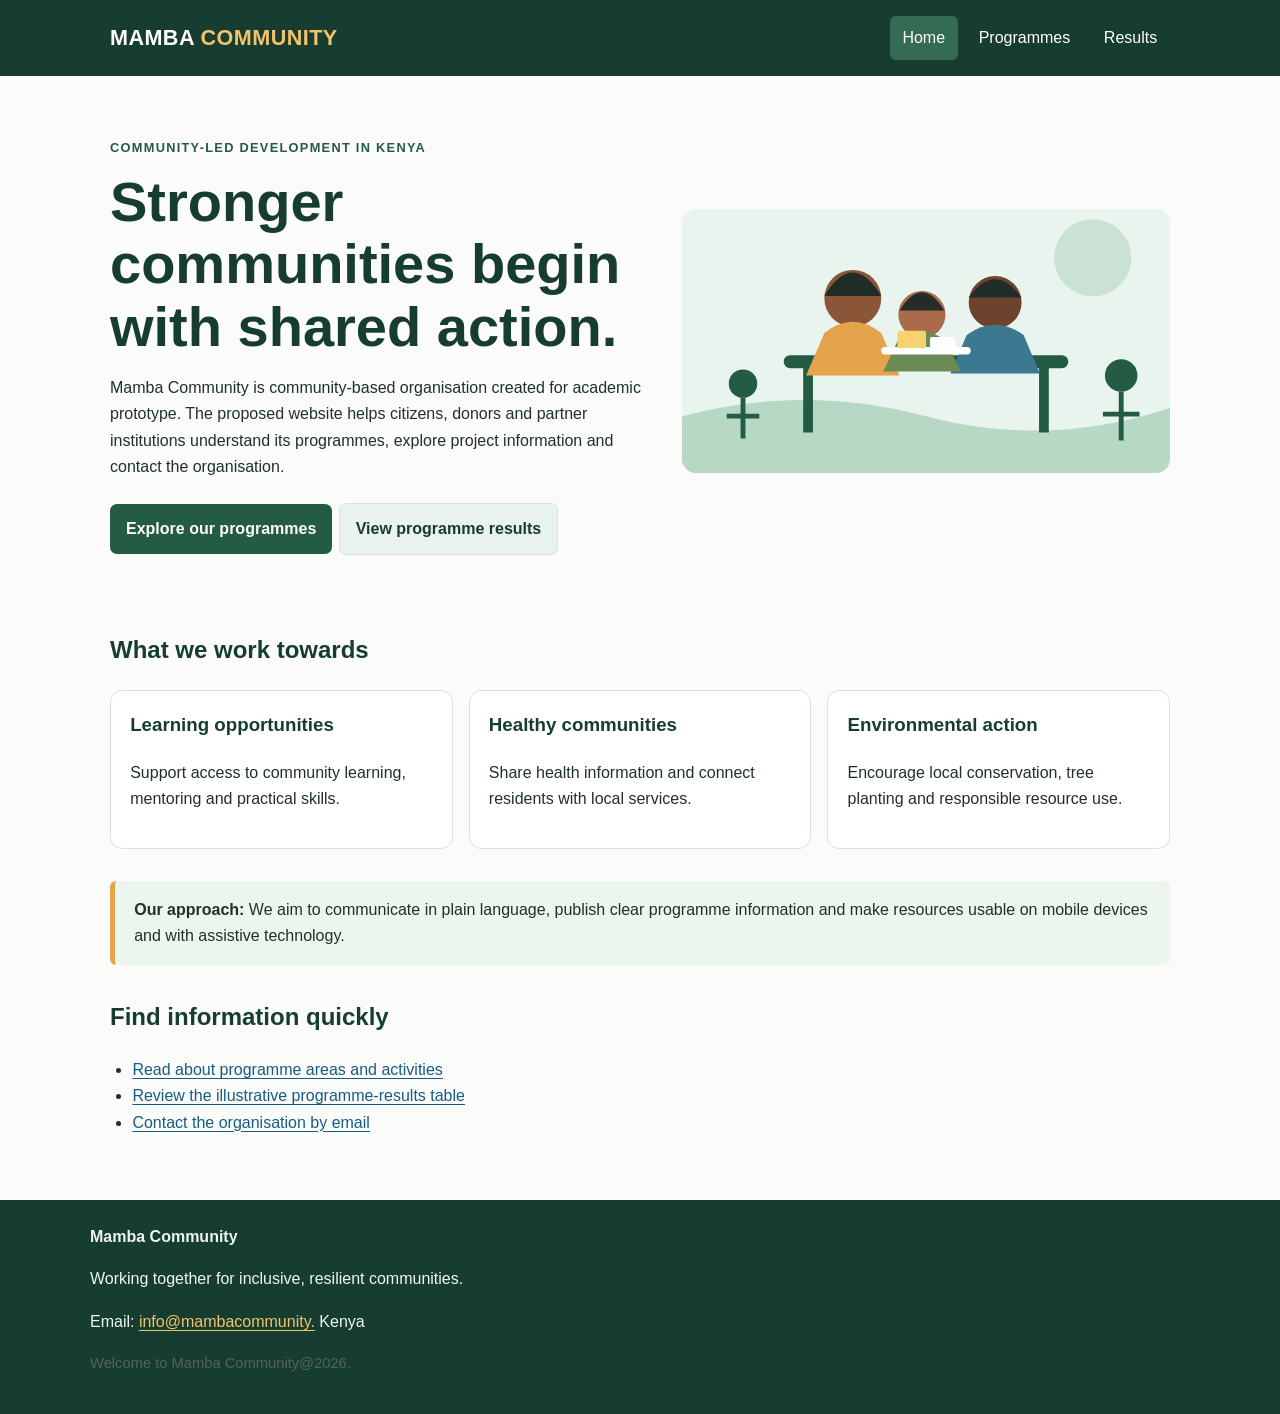
<file: vin_fundamentals_two/Mamba_Community_HTML_Prototype_Vincent_kori/index.html>
<!doctype html>
<html lang="en">
<head><meta charset="utf-8"><meta name="viewport" content="width=device-width, initial-scale=1">
<meta name="description" content="Mamba Community programmes, project information and illustrative results.">
<title>Home | Mamba Community</title><link rel="stylesheet" href="styles.css"></head>
<body><a class="skip-link" href="#main">Skip to main content</a>
<header><div class="topbar"><a class="brand" href="index.html">MAMBA <span>COMMUNITY</span></a>
<nav aria-label="Main navigation"><ul>
<li><a href="index.html" aria-current="page">Home</a></li><li><a href="programmes.html" >Programmes</a></li><li><a href="results.html" >Results</a></li>
</ul></nav></div></header><main id="main">
<section class="hero"><div><p class="eyebrow">Community-led development in Kenya</p>
<h1>Stronger communities begin with shared action.</h1>
<p>Mamba Community is community-based organisation created for  academic prototype. The proposed website helps citizens, donors and partner institutions understand its programmes, explore project information and contact the organisation.</p>
<a class="button" href="programmes.html">Explore our programmes</a><a class="button secondary" href="results.html">View programme results</a></div>
<img src="assets/learning-community.svg" alt="Illustration of a facilitator and community learners sharing books around a table."></section>
<section><h2>What we work towards</h2><div class="cards">
<article class="card"><h3>Learning opportunities</h3><p>Support access to community learning, mentoring and practical skills.</p></article>
<article class="card"><h3>Healthy communities</h3><p>Share health information and connect residents with local services.</p></article>
<article class="card"><h3>Environmental action</h3><p>Encourage local conservation, tree planting and responsible resource use.</p></article></div></section>
<div class="callout"><strong>Our approach:</strong> We aim to communicate in plain language, publish clear programme information and make resources usable on mobile devices and with assistive technology.</div>
<section><h2>Find information quickly</h2><ul><li><a href="programmes.html">Read about programme areas and activities</a></li><li><a href="results.html">Review the illustrative programme-results table</a></li><li><a href="mailto:info@mambacommunity">Contact the organisation by email</a></li></ul></section>
</main><footer><div class="inner"><strong>Mamba Community</strong><p>Working together for inclusive, resilient communities.</p><p>Email: <a href="mailto:info@mambacommunity.example">info@mambacommunity.</a>  Kenya</p><p class="small-note">Welcome to Mamba Community@2026.</p></div></footer></body></html>
</file>
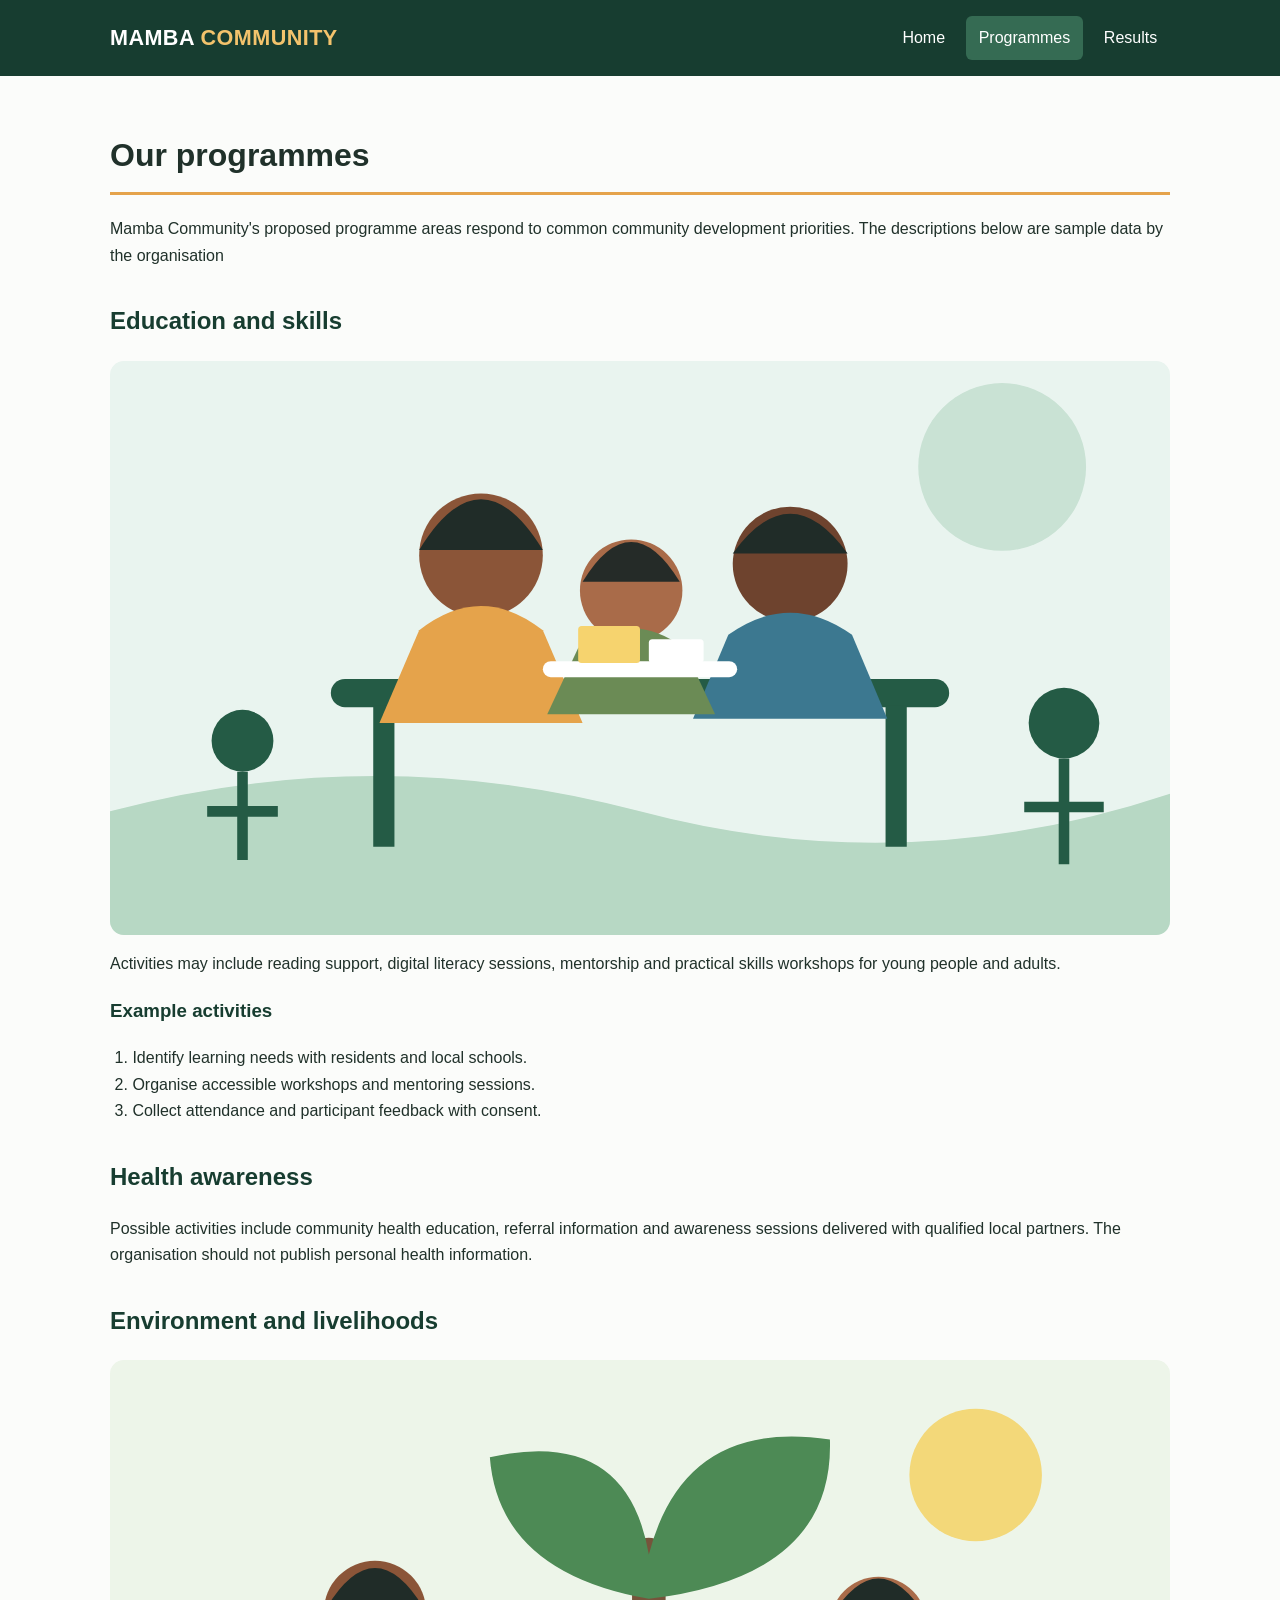
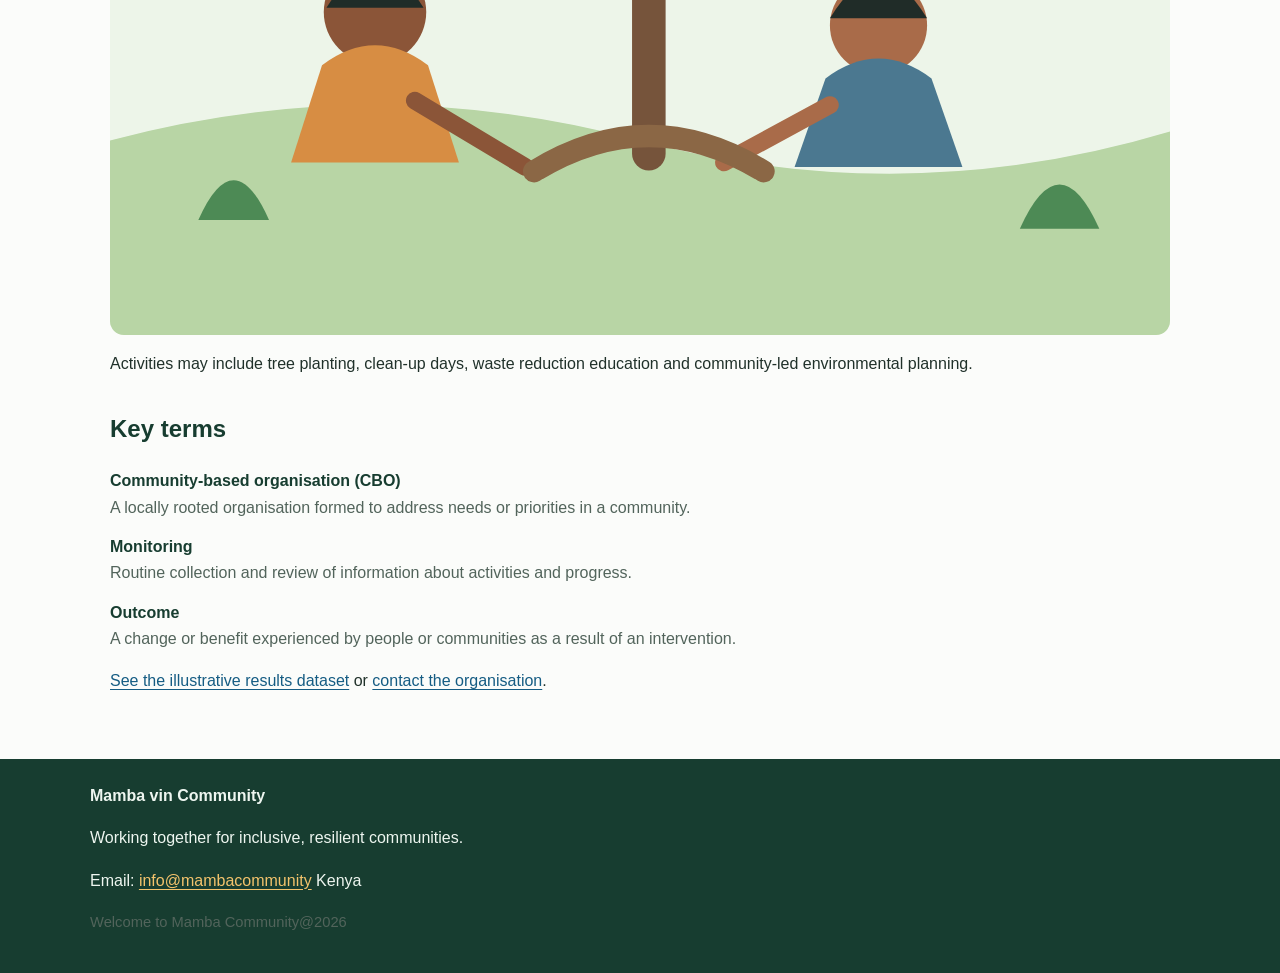
<file: vin_fundamentals_two/Mamba_Community_HTML_Prototype_Vincent_kori/programmes.html>
<!doctype html>
<html lang="en">
<head><meta charset="utf-8"><meta name="viewport" content="width=device-width, initial-scale=1">
<meta name="description" content="Mamba Community programmes, project information and illustrative results.">
<title>Programmes | Mamba Community</title><link rel="stylesheet" href="styles.css"></head>
<body><a class="skip-link" href="#main">Skip to main content</a>
<header><div class="topbar"><a class="brand" href="index.html">MAMBA <span>COMMUNITY</span></a>
<nav aria-label="Main navigation"><ul>
<li><a href="index.html" >Home</a></li><li><a href="programmes.html" aria-current="page">Programmes</a></li><li><a href="results.html" >Results</a></li>
</ul></nav></div></header><main id="main">
<h1 class="page-title">Our programmes</h1><p>Mamba Community's proposed programme areas respond to common community development priorities. The descriptions below are sample data by the organisation</p>
<section><h2>Education and skills</h2><img class="feature-img" src="assets/learning-community.svg" alt="Illustration showing a facilitator and learners taking part in a group learning session.">
<p>Activities may include reading support, digital literacy sessions, mentorship and practical skills workshops for young people and adults.</p>
<h3>Example activities</h3><ol><li>Identify learning needs with residents and local schools.</li><li>Organise accessible workshops and mentoring sessions.</li><li>Collect attendance and participant feedback with consent.</li></ol></section>
<section><h2>Health awareness</h2><p>Possible activities include community health education, referral information and awareness sessions delivered with qualified local partners. The organisation should not publish personal health information.</p></section>
<section><h2>Environment and livelihoods</h2><img class="feature-img" src="assets/tree-planting.svg" alt="Illustration of two volunteers planting a young tree in a green community space.">
<p>Activities may include tree planting, clean-up days, waste reduction education and community-led environmental planning.</p></section>
<section><h2>Key terms</h2><dl><dt>Community-based organisation (CBO)</dt><dd>A locally rooted organisation formed to address needs or priorities in a community.</dd><dt>Monitoring</dt><dd>Routine collection and review of information about activities and progress.</dd><dt>Outcome</dt><dd>A change or benefit experienced by people or communities as a result of an intervention.</dd></dl></section>
<p><a href="results.html">See the illustrative results dataset</a> or <a href="mailto:info@mambacommunity">contact the organisation</a>.</p>
</main><footer><div class="inner"><strong>Mamba vin Community</strong><p>Working together for inclusive, resilient communities.</p><p>Email: <a href="mailto:info@mambacommunity">info@mambacommunity</a>  Kenya</p><p class="small-note">Welcome to Mamba Community@2026</p></div></footer></body></html>
</file>
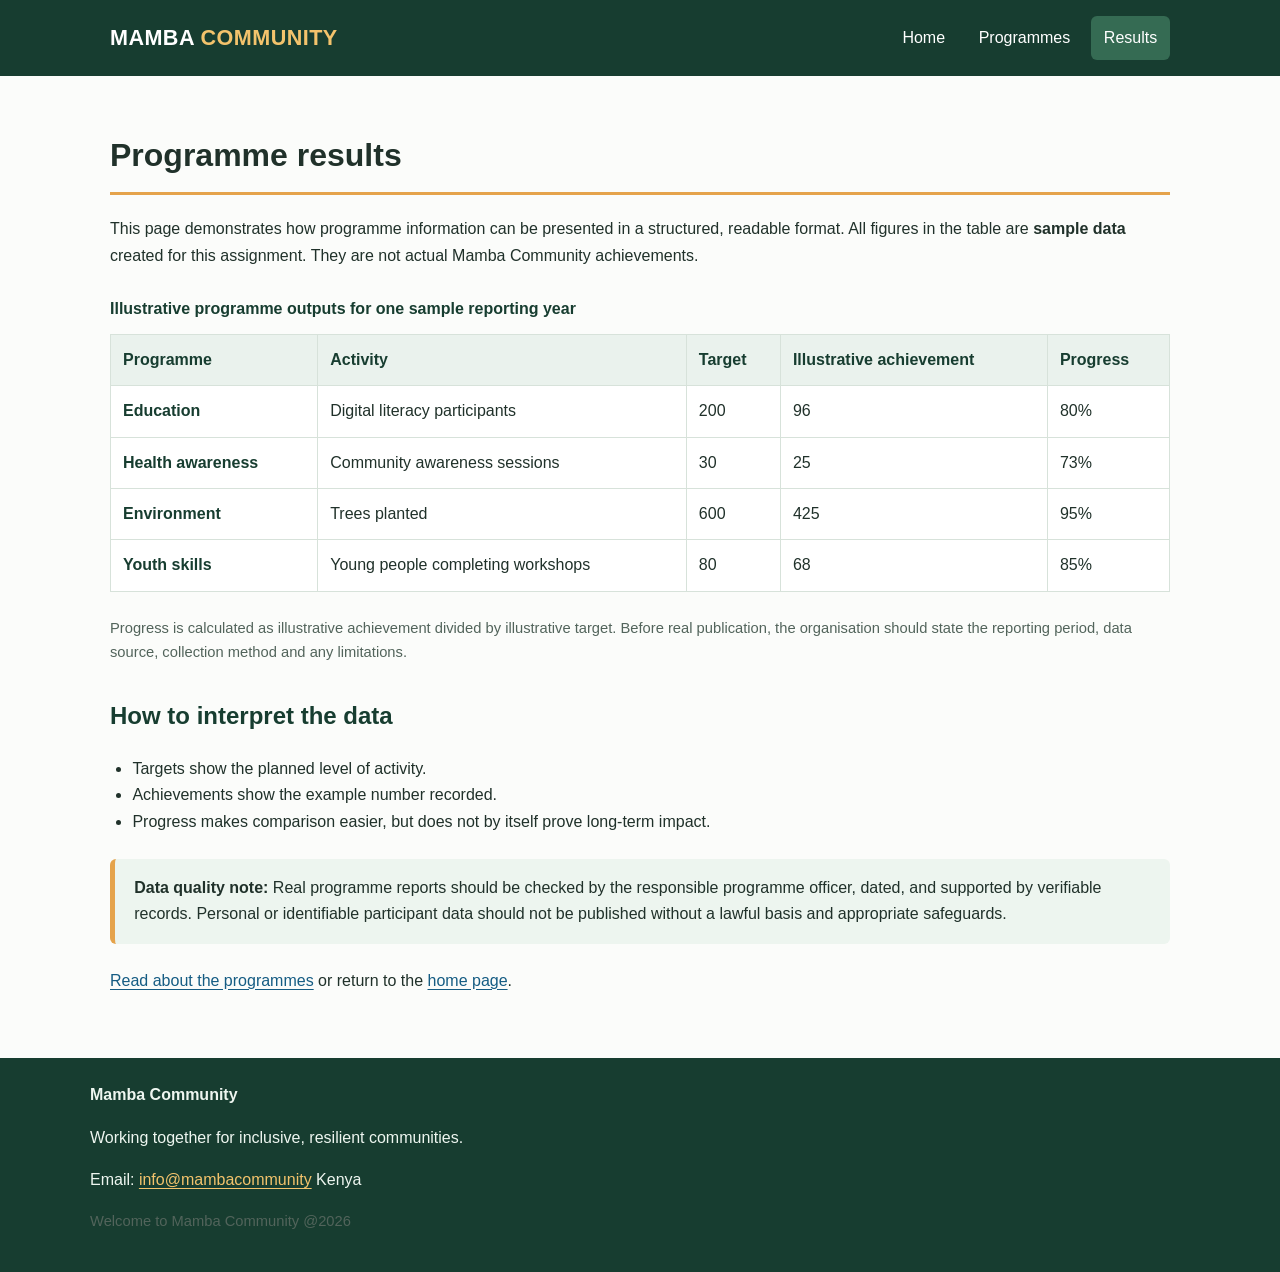
<file: vin_fundamentals_two/Mamba_Community_HTML_Prototype_Vincent_kori/results.html>
<!doctype html>
<html lang="en">
<head><meta charset="utf-8"><meta name="viewport" content="width=device-width, initial-scale=1">
<meta name="description" content="Mamba Community programmes, project information and illustrative results.">
<title>Results | Mamba Community</title><link rel="stylesheet" href="styles.css"></head>
<body><a class="skip-link" href="#main">Skip to main content</a>
<header><div class="topbar"><a class="brand" href="index.html">MAMBA <span>COMMUNITY</span></a>
<nav aria-label="Main navigation"><ul>
<li><a href="index.html" >Home</a></li><li><a href="programmes.html" >Programmes</a></li><li><a href="results.html" aria-current="page">Results</a></li>
</ul></nav></div></header><main id="main">
<h1 class="page-title">Programme results</h1><p>This page demonstrates how programme information can be presented in a structured, readable format. All figures in the table are <strong>sample data</strong> created for this assignment. They are not actual Mamba Community achievements.</p>
<table><caption>Illustrative programme outputs for one sample reporting year</caption>
<thead><tr><th scope="col">Programme</th><th scope="col">Activity</th><th scope="col">Target</th><th scope="col">Illustrative achievement</th><th scope="col">Progress</th></tr></thead>
<tbody>
<tr><th scope="row">Education</th><td>Digital literacy participants</td><td>200</td><td>96</td><td>80%</td></tr>
<tr><th scope="row">Health awareness</th><td>Community awareness sessions</td><td>30</td><td>25</td><td>73%</td></tr>
<tr><th scope="row">Environment</th><td>Trees planted</td><td>600</td><td>425</td><td>95%</td></tr>
<tr><th scope="row">Youth skills</th><td>Young people completing workshops</td><td>80</td><td>68</td><td>85%</td></tr>
</tbody></table>
<p class="small-note">Progress is calculated as illustrative achievement divided by illustrative target. Before real publication, the organisation should state the reporting period, data source, collection method and any limitations.</p>
<h2>How to interpret the data</h2><ul><li>Targets show the planned level of activity.</li><li>Achievements show the example number recorded.</li><li>Progress makes comparison easier, but does not by itself prove long-term impact.</li></ul>
<div class="callout"><strong>Data quality note:</strong> Real programme reports should be checked by the responsible programme officer, dated, and supported by verifiable records. Personal or identifiable participant data should not be published without a lawful basis and appropriate safeguards.</div>
<p><a href="programmes.html">Read about the programmes</a> or return to the <a href="index.html">home page</a>.</p>
</main><footer><div class="inner"><strong>Mamba Community</strong><p>Working together for inclusive, resilient communities.</p><p>Email: <a href="mailto:info@mambacommunity.example">info@mambacommunity</a>  Kenya</p><p class="small-note">Welcome to Mamba Community @2026</p></div></footer></body></html>
</file>
<file: vin_fundamentals_two/Mamba_Community_HTML_Prototype_Vincent_kori/styles.css>
:root{--green:#245b45;--green-dark:#173d30;--gold:#e5a34b;--ink:#20312a;--muted:#52645b;--paper:#fbfcfa;--line:#d7e2da}
*{box-sizing:border-box}html{scroll-behavior:smooth}body{margin:0;font-family:Arial,Helvetica,sans-serif;line-height:1.65;color:var(--ink);background:var(--paper)}
a{color:#155c83;text-underline-offset:3px}a:hover{text-decoration-thickness:2px}
a:focus,button:focus{outline:3px solid #d58a22;outline-offset:3px}
.skip-link{position:absolute;left:-9999px;top:auto}.skip-link:focus{left:1rem;top:1rem;background:white;padding:.7rem;z-index:10}
header{background:var(--green-dark);color:white}.topbar{max-width:1100px;margin:auto;padding:1rem 1.25rem;display:flex;align-items:center;justify-content:space-between;gap:1rem;flex-wrap:wrap}
.brand{font-weight:800;font-size:1.35rem;color:white;text-decoration:none;letter-spacing:.02em}.brand span{color:#f3c36c}
nav ul{display:flex;gap:.5rem;list-style:none;margin:0;padding:0;flex-wrap:wrap}nav a{display:inline-block;color:white;text-decoration:none;padding:.55rem .8rem;border-radius:6px}nav a[aria-current=page],nav a:hover{background:#356b53}
main{max-width:1100px;margin:auto;padding:2rem 1.25rem 3rem}.hero{display:grid;grid-template-columns:1.05fr .95fr;gap:2rem;align-items:center;padding:1rem 0 2.5rem}
.hero h1{font-size:clamp(2rem,5vw,3.5rem);line-height:1.12;margin:.2rem 0 1rem;color:var(--green-dark)}
.eyebrow{color:var(--green);font-weight:700;text-transform:uppercase;letter-spacing:.1em;font-size:.8rem}
.hero img,.feature-img{width:100%;height:auto;border-radius:14px;display:block}
.button{display:inline-block;background:var(--green);color:white;padding:.75rem 1rem;border-radius:7px;text-decoration:none;font-weight:700;margin:.4rem .4rem .2rem 0}
.button.secondary{background:#eaf2ed;color:var(--green-dark);border:1px solid var(--line)}
.cards{display:grid;grid-template-columns:repeat(3,1fr);gap:1rem;margin:1.2rem 0 2rem}
.card{background:white;border:1px solid var(--line);border-radius:12px;padding:1.2rem}
.card h3{margin-top:0;color:var(--green-dark)}h2{color:var(--green-dark);margin-top:2rem}h3{color:var(--green-dark)}
.callout{background:#edf5ef;border-left:5px solid var(--gold);padding:1rem 1.2rem;border-radius:6px;margin:1.5rem 0}
ul,ol{padding-left:1.4rem}dt{font-weight:700;color:var(--green-dark);margin-top:.8rem}dd{margin-left:0;color:var(--muted)}
table{width:100%;border-collapse:collapse;background:white;margin:1rem 0 1.5rem}caption{text-align:left;font-weight:700;padding:.7rem 0;color:var(--green-dark)}
th,td{padding:.75rem;text-align:left;border:1px solid var(--line)}thead{background:#eaf2ed}th{color:var(--green-dark)}
.small-note{font-size:.92rem;color:var(--muted)}.page-title{border-bottom:3px solid var(--gold);padding-bottom:.6rem}
footer{background:#173d30;color:#eef6f0;padding:1.5rem 1.25rem}footer .inner{max-width:1100px;margin:auto}footer a{color:#f3c36c}
@media(max-width:760px){.hero{grid-template-columns:1fr}.cards{grid-template-columns:1fr}main{padding-top:1.3rem}.topbar{align-items:flex-start}nav ul{gap:.2rem}nav a{padding:.45rem .55rem}}
@media(prefers-reduced-motion:reduce){html{scroll-behavior:auto}}
</file>
